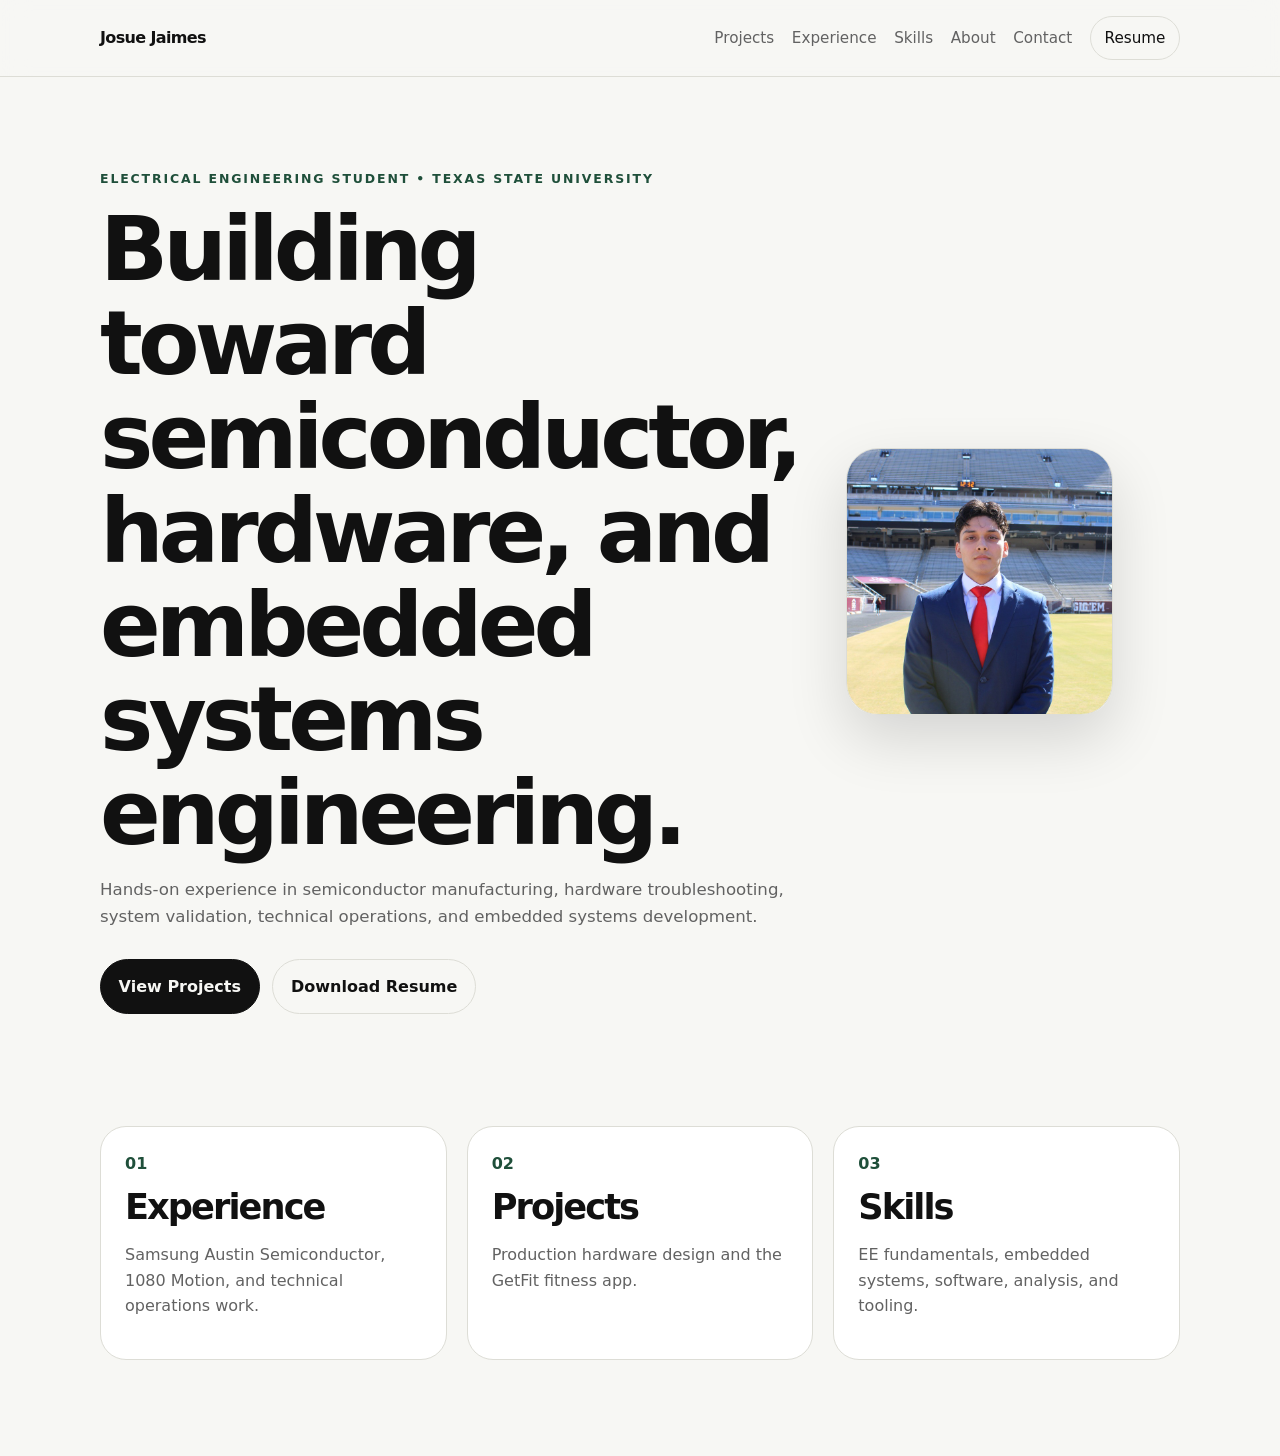
<file: index.html>
<!DOCTYPE html>
<html lang="en">
<head>
  <meta charset="UTF-8" />
  <meta name="viewport" content="width=device-width, initial-scale=1.0" />
  <title>Josue Jaimes | Portfolio</title>
  <link rel="stylesheet" href="styles.css" />
  <script defer src="script.js"></script>
</head>
<body>

<header class="header">
  <nav>
    <a class="logo" href="index.html">Josue Jaimes</a>
    <button class="menu-btn" aria-label="Toggle navigation">☰</button>
    <div class="links">
      <a href="projects.html">Projects</a>
      <a href="experience.html">Experience</a>
      <a href="skills.html">Skills</a>
      <a href="about.html">About</a>
      <a href="contact.html">Contact</a>
      <a class="resume-link" href="Josue_Jaimes_Resume.pdf" target="_blank">Resume</a>
    </div>
  </nav>
</header>

<main>

<section class="hero">
  <div class="hero-text reveal">
    <p class="tag">Electrical Engineering Student • Texas State University</p>
    <h1>Building toward semiconductor, hardware, and embedded systems engineering.</h1>
    <p>
      Hands-on experience in semiconductor manufacturing, hardware troubleshooting,
      system validation, technical operations, and embedded systems development.
    </p>
    <div class="actions">
      <a class="btn primary" href="projects.html">View Projects</a>
      <a class="btn secondary" href="Josue_Jaimes_Resume.pdf" target="_blank">Download Resume</a>
    </div>
  </div>
  <div class="hero-image reveal">
    <img src="linkedinPFP.jpeg" alt="Josue Jaimes headshot" />
  </div>
</section>

<section class="preview-grid reveal">
  <a class="preview-card" href="experience.html">
    <span>01</span>
    <h2>Experience</h2>
    <p>Samsung Austin Semiconductor, 1080 Motion, and technical operations work.</p>
  </a>
  <a class="preview-card" href="projects.html">
    <span>02</span>
    <h2>Projects</h2>
    <p>Production hardware design and the GetFit fitness app.</p>
  </a>
  <a class="preview-card" href="skills.html">
    <span>03</span>
    <h2>Skills</h2>
    <p>EE fundamentals, embedded systems, software, analysis, and tooling.</p>
  </a>
</section>

</main>
</body>
</html>
</file>
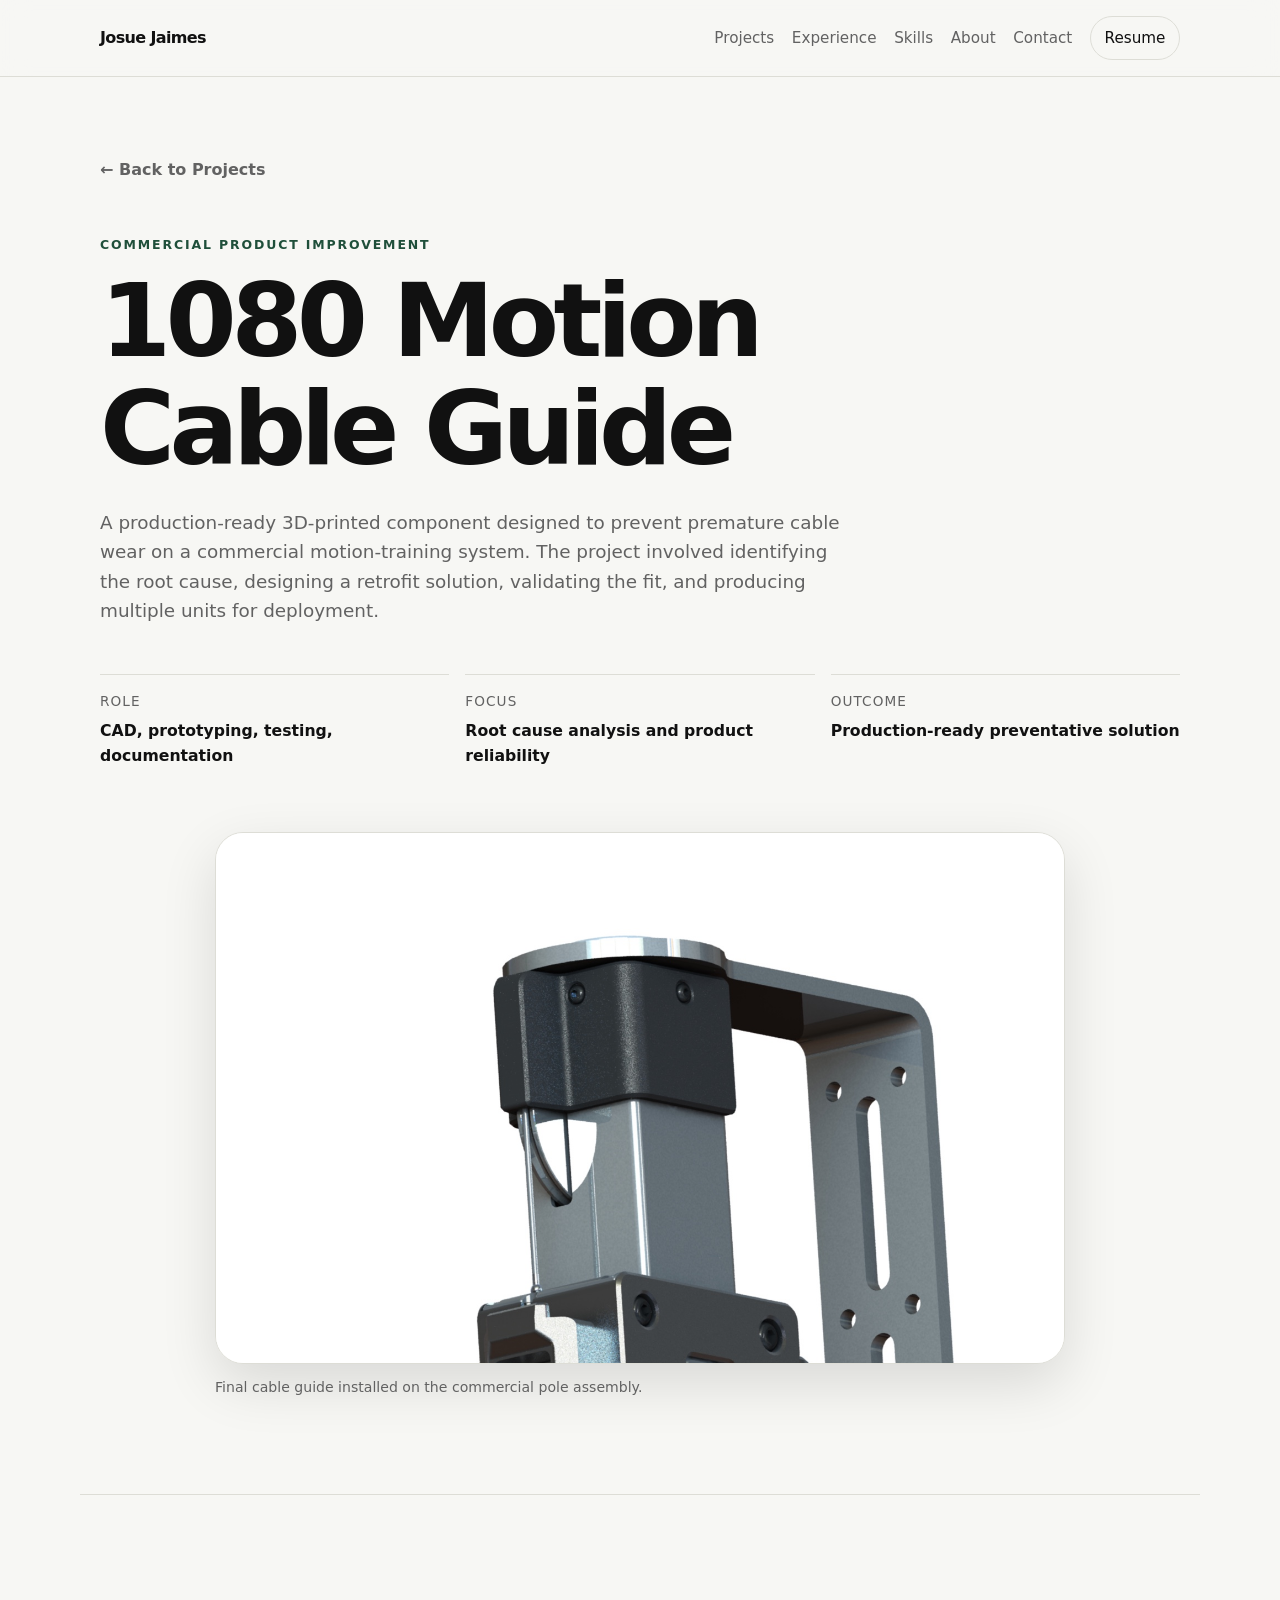
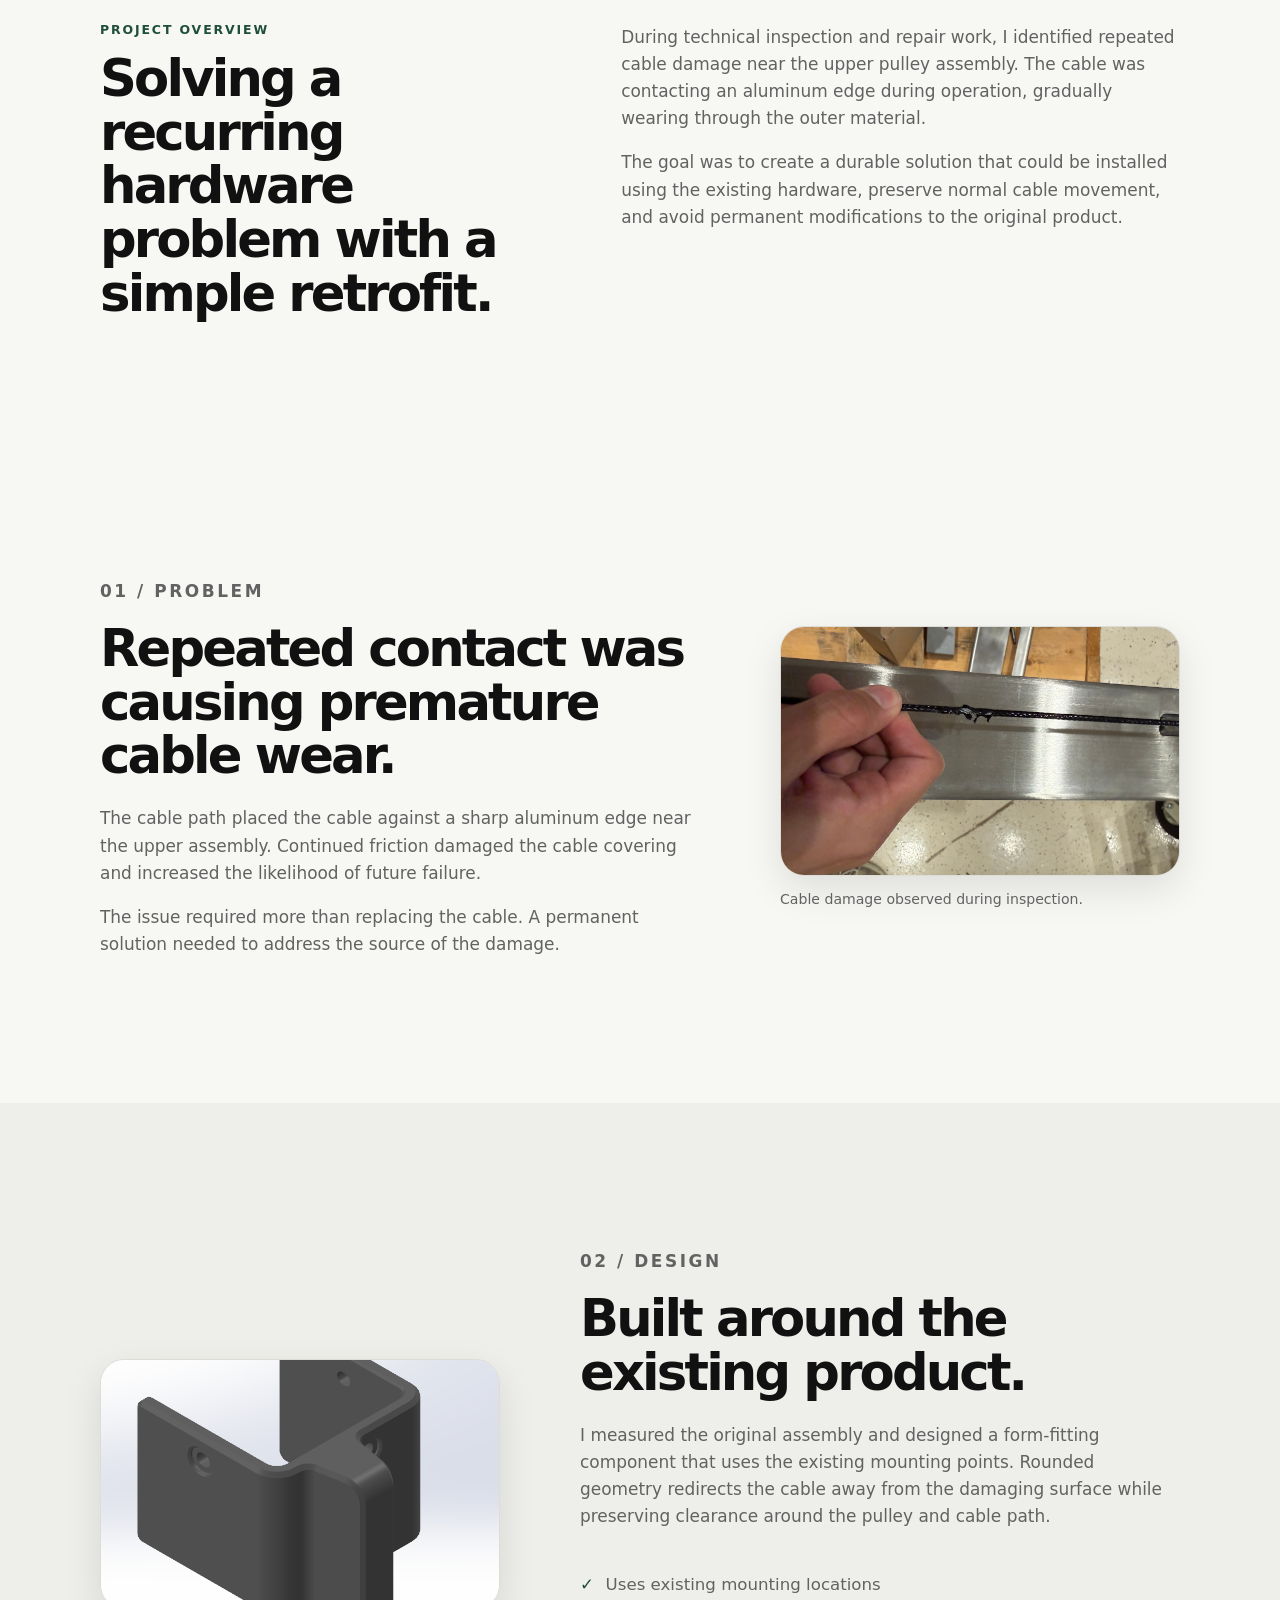
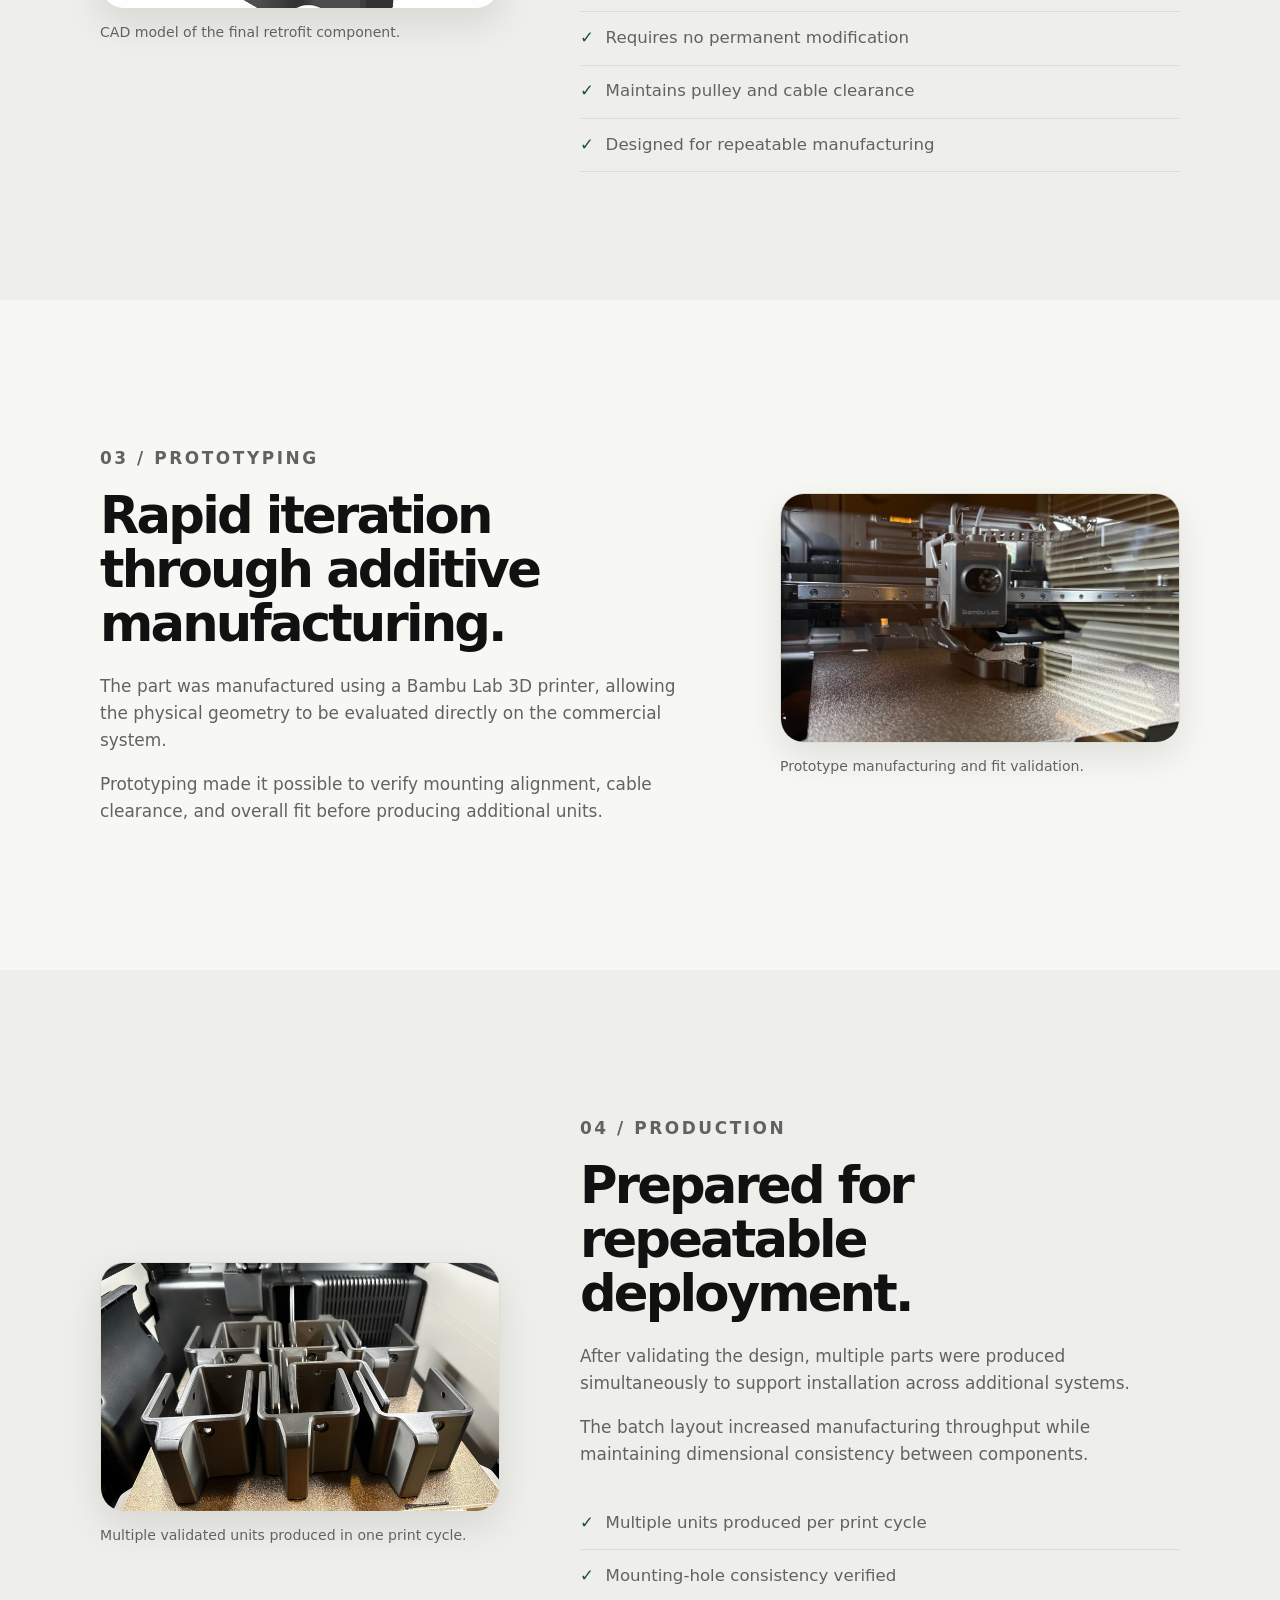
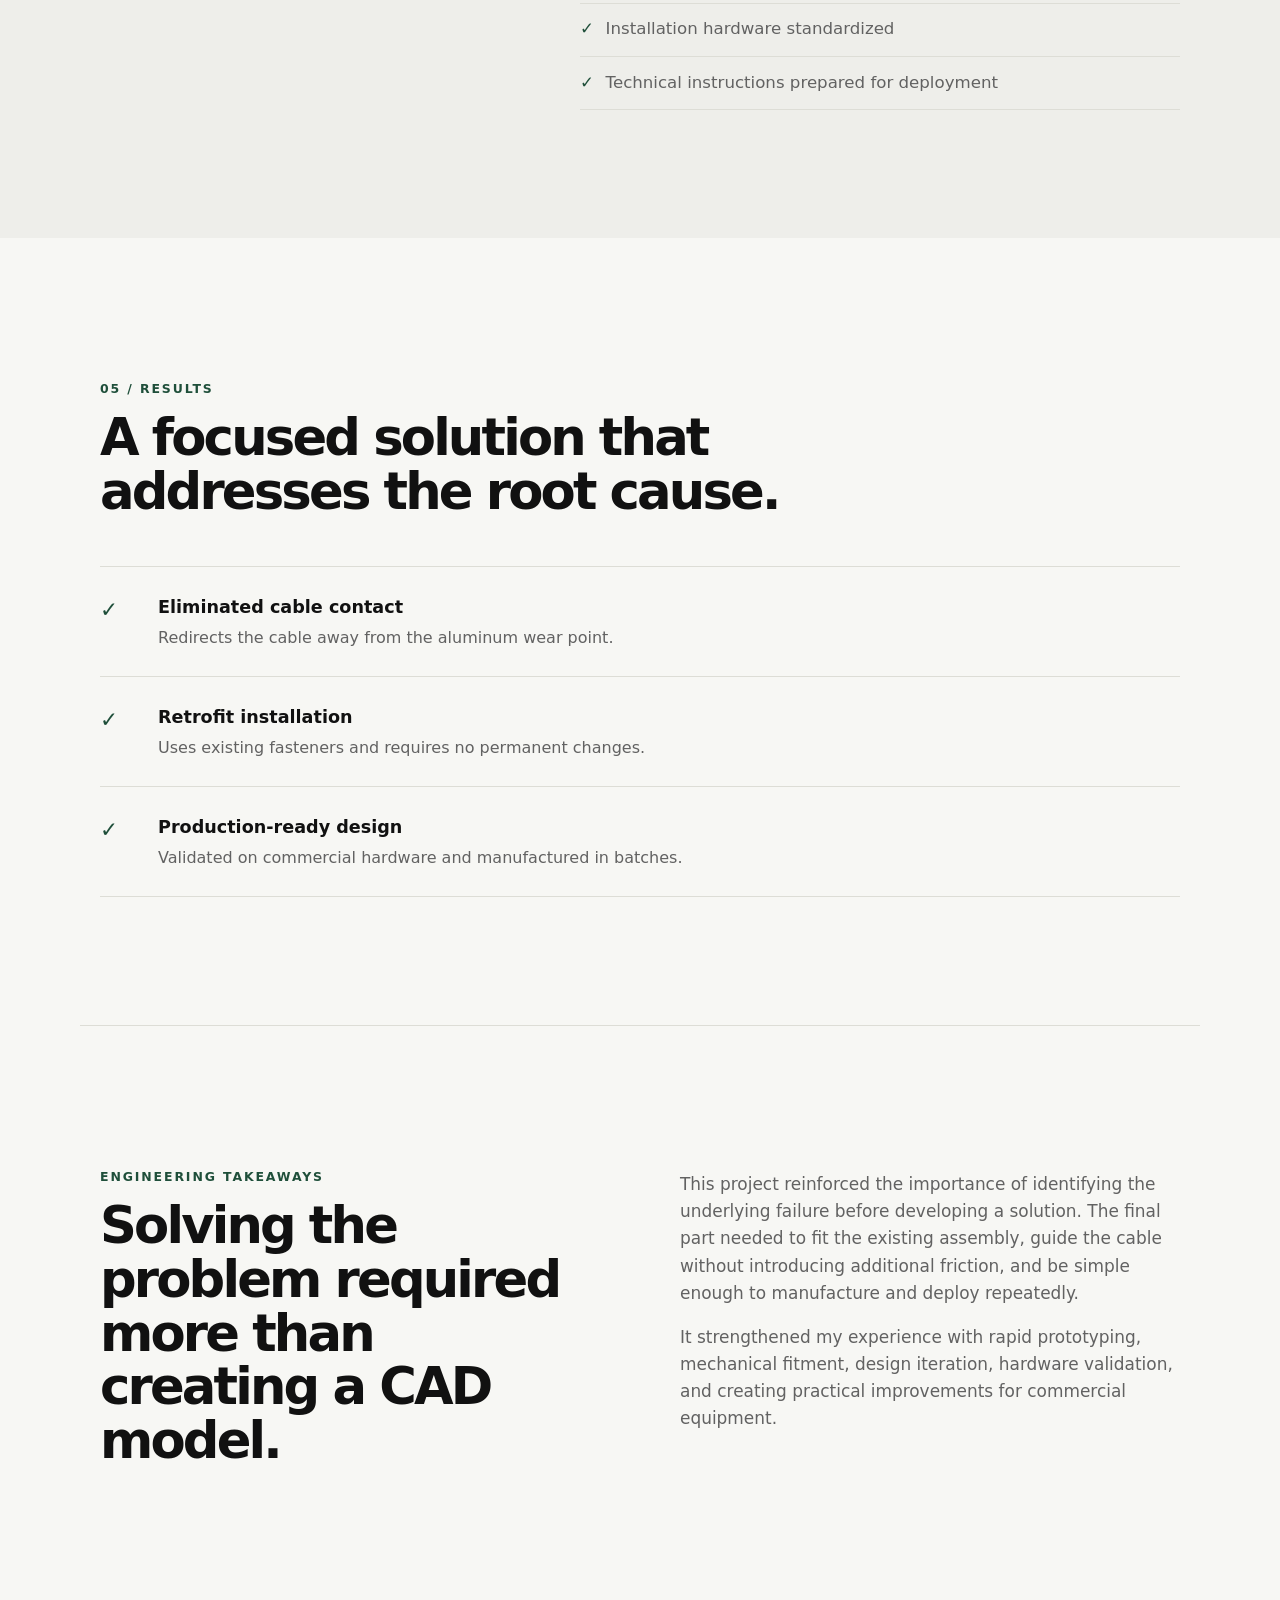
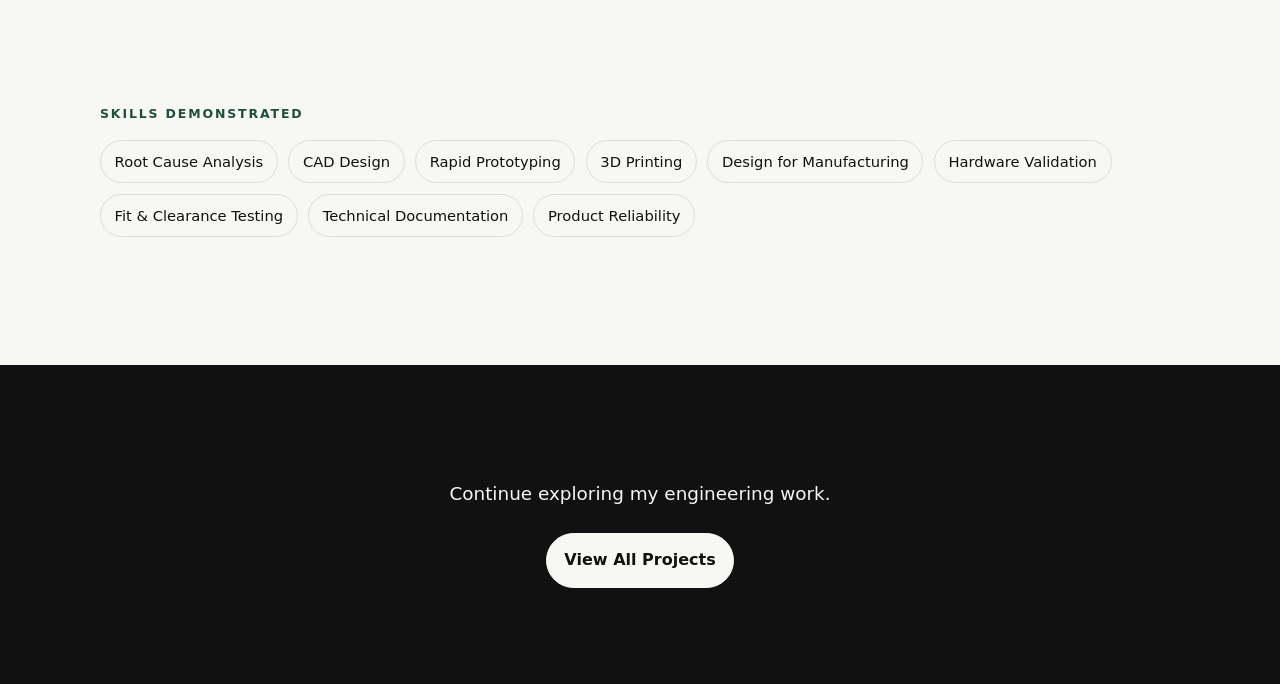
<file: 1080-motion-cable-guide.html>
<!DOCTYPE html>
<html lang="en">
<head>
  <meta charset="UTF-8" />
  <meta name="viewport" content="width=device-width, initial-scale=1.0" />

  <title>1080 Motion Cable Guide | Josue Jaimes</title>

  <link rel="stylesheet" href="styles.css" />
  <script defer src="script.js"></script>
</head>

<body>

<header class="header">
  <nav>
    <a class="logo" href="index.html">Josue Jaimes</a>

    <button class="menu-btn" aria-label="Toggle navigation">
      ☰
    </button>

    <div class="links">
      <a href="projects.html">Projects</a>
      <a href="experience.html">Experience</a>
      <a href="skills.html">Skills</a>
      <a href="about.html">About</a>
      <a href="contact.html">Contact</a>

      <a
        class="resume-link"
        href="Josue_Jaimes_Resume.pdf"
        target="_blank"
      >
        Resume
      </a>
    </div>
  </nav>
</header>

<main class="project-case-study">

  <!-- =========================
       PROJECT INTRODUCTION
  ========================== -->

  <section class="project-intro reveal">

    <a class="project-back-link" href="projects.html">
      ← Back to Projects
    </a>

    <p class="tag">
      Commercial Product Improvement
    </p>

    <h1>
      1080 Motion Cable Guide
    </h1>

    <p class="project-intro-text">
      A production-ready 3D-printed component designed to prevent
      premature cable wear on a commercial motion-training system.
      The project involved identifying the root cause, designing a
      retrofit solution, validating the fit, and producing multiple
      units for deployment.
    </p>

    <div class="project-metadata">

      <div>
        <span>Role</span>
        <strong>
          CAD, prototyping, testing, documentation
        </strong>
      </div>

      <div>
        <span>Focus</span>
        <strong>
          Root cause analysis and product reliability
        </strong>
      </div>

      <div>
        <span>Outcome</span>
        <strong>
          Production-ready preventative solution
        </strong>
      </div>

    </div>

    <figure class="project-hero-figure">
      <img
        src="mounted.jpeg"
        alt="1080 Motion cable guide installed on the pole assembly"
      />

      <figcaption>
        Final cable guide installed on the commercial pole assembly.
      </figcaption>
    </figure>

  </section>

  <!-- =========================
       PROJECT OVERVIEW
  ========================== -->

  <section class="case-overview reveal">

    <div>
      <p class="tag">
        Project Overview
      </p>

      <h2>
        Solving a recurring hardware problem with a simple retrofit.
      </h2>
    </div>

    <div class="case-overview-text">
      <p>
        During technical inspection and repair work, I identified
        repeated cable damage near the upper pulley assembly. The
        cable was contacting an aluminum edge during operation,
        gradually wearing through the outer material.
      </p>

      <p>
        The goal was to create a durable solution that could be
        installed using the existing hardware, preserve normal cable
        movement, and avoid permanent modifications to the original
        product.
      </p>
    </div>

  </section>

  <!-- =========================
       PROBLEM
  ========================== -->

  <section class="case-study-row reveal">

    <div class="case-study-copy">

      <p class="tag">
        01 / Problem
      </p>

      <h2>
        Repeated contact was causing premature cable wear.
      </h2>

      <p>
        The cable path placed the cable against a sharp aluminum edge
        near the upper assembly. Continued friction damaged the cable
        covering and increased the likelihood of future failure.
      </p>

      <p>
        The issue required more than replacing the cable. A permanent
        solution needed to address the source of the damage.
      </p>

    </div>

    <figure class="case-study-figure">

      <img
        src="issue.jpeg"
        alt="Damaged cable showing abrasion"
      />

      <figcaption>
        Cable damage observed during inspection.
      </figcaption>

    </figure>

  </section>

  <!-- =========================
       DESIGN
  ========================== -->

  <section class="case-study-band">

    <div class="case-study-row reverse reveal">

      <figure class="case-study-figure">

        <img
          src="rendering.png"
          alt="CAD rendering of the 1080 Motion cable guide"
        />

        <figcaption>
          CAD model of the final retrofit component.
        </figcaption>

      </figure>

      <div class="case-study-copy">

        <p class="tag">
          02 / Design
        </p>

        <h2>
          Built around the existing product.
        </h2>

        <p>
          I measured the original assembly and designed a form-fitting
          component that uses the existing mounting points. Rounded
          geometry redirects the cable away from the damaging surface
          while preserving clearance around the pulley and cable path.
        </p>

        <ul class="clean-list">
          <li>Uses existing mounting locations</li>
          <li>Requires no permanent modification</li>
          <li>Maintains pulley and cable clearance</li>
          <li>Designed for repeatable manufacturing</li>
        </ul>

      </div>

    </div>

  </section>

  <!-- =========================
       PROTOTYPING
  ========================== -->

  <section class="case-study-row reveal">

    <div class="case-study-copy">

      <p class="tag">
        03 / Prototyping
      </p>

      <h2>
        Rapid iteration through additive manufacturing.
      </h2>

      <p>
        The part was manufactured using a Bambu Lab 3D printer,
        allowing the physical geometry to be evaluated directly on
        the commercial system.
      </p>

      <p>
        Prototyping made it possible to verify mounting alignment,
        cable clearance, and overall fit before producing additional
        units.
      </p>

    </div>

    <figure class="case-study-figure">

      <img
        src="prototype.jpeg"
        alt="Cable guide prototype being 3D printed"
      />

      <figcaption>
        Prototype manufacturing and fit validation.
      </figcaption>

    </figure>

  </section>

  <!-- =========================
       PRODUCTION
  ========================== -->

  <section class="case-study-band">

    <div class="case-study-row reverse reveal">

      <figure class="case-study-figure">

        <img
          src="production.jpeg"
          alt="Multiple 1080 Motion cable guides produced together"
        />

        <figcaption>
          Multiple validated units produced in one print cycle.
        </figcaption>

      </figure>

      <div class="case-study-copy">

        <p class="tag">
          04 / Production
        </p>

        <h2>
          Prepared for repeatable deployment.
        </h2>

        <p>
          After validating the design, multiple parts were produced
          simultaneously to support installation across additional
          systems.
        </p>

        <p>
          The batch layout increased manufacturing throughput while
          maintaining dimensional consistency between components.
        </p>

        <ul class="clean-list">
          <li>Multiple units produced per print cycle</li>
          <li>Mounting-hole consistency verified</li>
          <li>Installation hardware standardized</li>
          <li>Technical instructions prepared for deployment</li>
        </ul>

      </div>

    </div>

  </section>

  <!-- =========================
       RESULTS
  ========================== -->

  <section class="case-results reveal">

    <p class="tag">
      05 / Results
    </p>

    <h2>
      A focused solution that addresses the root cause.
    </h2>

    <div class="case-results-list">

      <div class="case-result-item">
        <span class="result-check">✓</span>

        <div>
          <strong>
            Eliminated cable contact
          </strong>

          <p>
            Redirects the cable away from the aluminum wear point.
          </p>
        </div>
      </div>

      <div class="case-result-item">
        <span class="result-check">✓</span>

        <div>
          <strong>
            Retrofit installation
          </strong>

          <p>
            Uses existing fasteners and requires no permanent changes.
          </p>
        </div>
      </div>

      <div class="case-result-item">
        <span class="result-check">✓</span>

        <div>
          <strong>
            Production-ready design
          </strong>

          <p>
            Validated on commercial hardware and manufactured in batches.
          </p>
        </div>
      </div>

    </div>

  </section>

  <!-- =========================
       ENGINEERING TAKEAWAYS
  ========================== -->

  <section class="case-takeaways reveal">

    <div>

      <p class="tag">
        Engineering Takeaways
      </p>

      <h2>
        Solving the problem required more than creating a CAD model.
      </h2>

    </div>

    <div class="case-takeaways-text">

      <p>
        This project reinforced the importance of identifying the
        underlying failure before developing a solution. The final
        part needed to fit the existing assembly, guide the cable
        without introducing additional friction, and be simple enough
        to manufacture and deploy repeatedly.
      </p>

      <p>
        It strengthened my experience with rapid prototyping,
        mechanical fitment, design iteration, hardware validation,
        and creating practical improvements for commercial equipment.
      </p>

    </div>

  </section>

  <!-- =========================
       SKILLS
  ========================== -->

  <section class="case-skills reveal">

    <p class="tag">
      Skills Demonstrated
    </p>

    <div class="tags large-tags">
      <span>Root Cause Analysis</span>
      <span>CAD Design</span>
      <span>Rapid Prototyping</span>
      <span>3D Printing</span>
      <span>Design for Manufacturing</span>
      <span>Hardware Validation</span>
      <span>Fit & Clearance Testing</span>
      <span>Technical Documentation</span>
      <span>Product Reliability</span>
    </div>

  </section>

  <!-- =========================
       NEXT PROJECT
  ========================== -->

  <section class="case-footer reveal">

    <p>
      Continue exploring my engineering work.
    </p>

    <a class="btn primary" href="projects.html">
      View All Projects
    </a>

  </section>

</main>

</body>
</html>
</file>
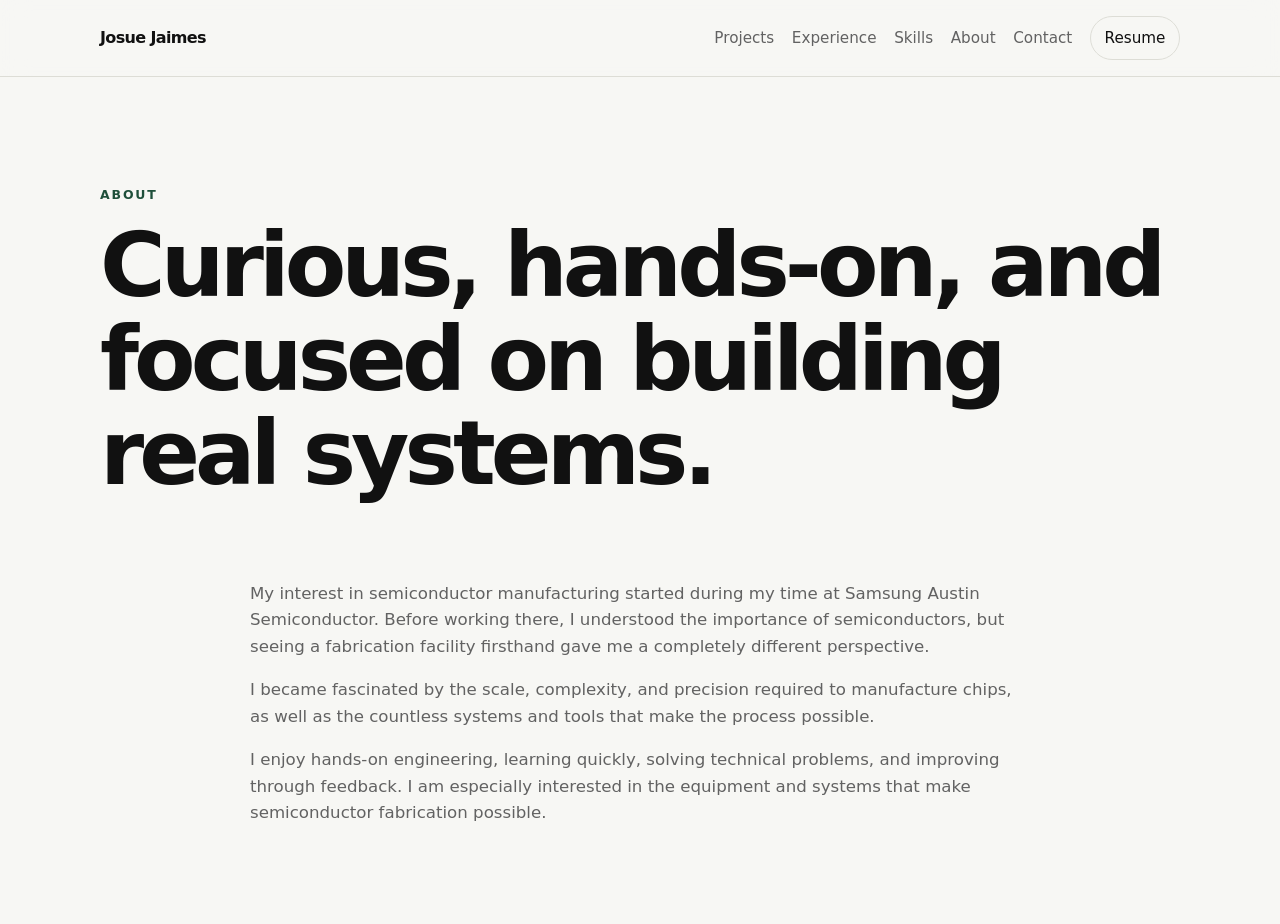
<file: about.html>
<!DOCTYPE html>
<html lang="en">
<head>
  <meta charset="UTF-8" />
  <meta name="viewport" content="width=device-width, initial-scale=1.0" />
  <title>About | Josue Jaimes</title>
  <link rel="stylesheet" href="styles.css" />
  <script defer src="script.js"></script>
</head>
<body>

<header class="header">
  <nav>
    <a class="logo" href="index.html">Josue Jaimes</a>
    <button class="menu-btn" aria-label="Toggle navigation">☰</button>
    <div class="links">
      <a href="projects.html">Projects</a>
      <a href="experience.html">Experience</a>
      <a href="skills.html">Skills</a>
      <a href="about.html">About</a>
      <a href="contact.html">Contact</a>
      <a class="resume-link" href="Josue_Jaimes_Resume.pdf" target="_blank">Resume</a>
    </div>
  </nav>
</header>

<main>

<section class="page-hero reveal">
  <p class="tag">About</p>
  <h1>Curious, hands-on, and focused on building real systems.</h1>
</section>

<section class="content narrow reveal">
  <p>
    My interest in semiconductor manufacturing started during my time at Samsung Austin Semiconductor.
    Before working there, I understood the importance of semiconductors, but seeing a fabrication facility
    firsthand gave me a completely different perspective.
  </p>
  <p>
    I became fascinated by the scale, complexity, and precision required to manufacture chips, as well as
    the countless systems and tools that make the process possible.
  </p>
  <p>
    I enjoy hands-on engineering, learning quickly, solving technical problems, and improving through feedback.
    I am especially interested in the equipment and systems that make semiconductor fabrication possible.
  </p>
</section>

</main>
</body>
</html>
</file>
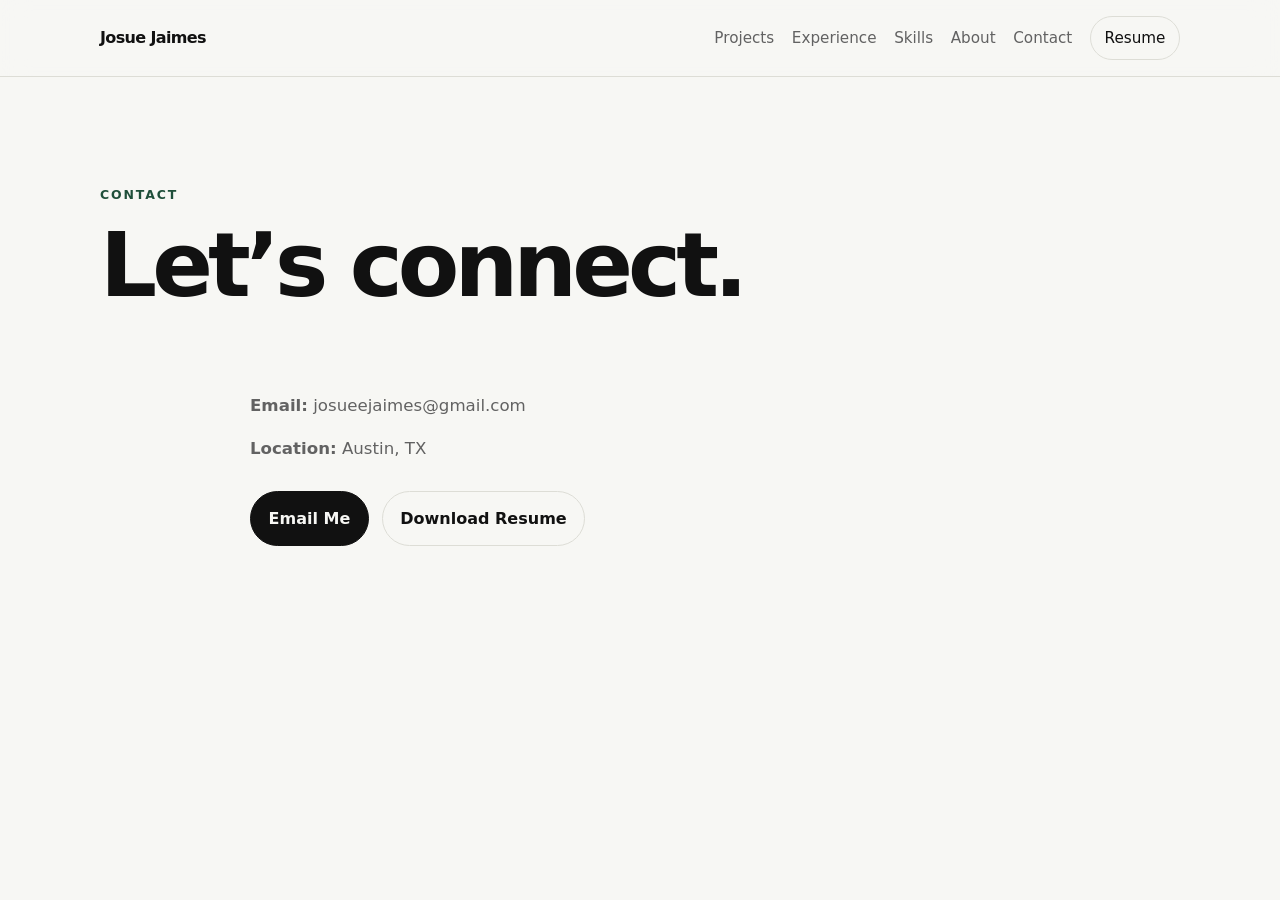
<file: contact.html>
<!DOCTYPE html>
<html lang="en">
<head>
  <meta charset="UTF-8" />
  <meta name="viewport" content="width=device-width, initial-scale=1.0" />
  <title>Contact | Josue Jaimes</title>
  <link rel="stylesheet" href="styles.css" />
  <script defer src="script.js"></script>
</head>
<body>

<header class="header">
  <nav>
    <a class="logo" href="index.html">Josue Jaimes</a>
    <button class="menu-btn" aria-label="Toggle navigation">☰</button>
    <div class="links">
      <a href="projects.html">Projects</a>
      <a href="experience.html">Experience</a>
      <a href="skills.html">Skills</a>
      <a href="about.html">About</a>
      <a href="contact.html">Contact</a>
      <a class="resume-link" href="Josue_Jaimes_Resume.pdf" target="_blank">Resume</a>
    </div>
  </nav>
</header>

<main>

<section class="page-hero reveal">
  <p class="tag">Contact</p>
  <h1>Let’s connect.</h1>
</section>

<section class="content narrow contact-card reveal">
  <p><strong>Email:</strong> <a href="mailto:josueejaimes@gmail.com">josueejaimes@gmail.com</a></p>
  <p><strong>Location:</strong> Austin, TX</p>
  <div class="actions">
    <a class="btn primary" href="mailto:josueejaimes@gmail.com">Email Me</a>
    <a class="btn secondary" href="Josue_Jaimes_Resume.pdf" target="_blank">Download Resume</a>
  </div>
</section>

</main>
</body>
</html>
</file>
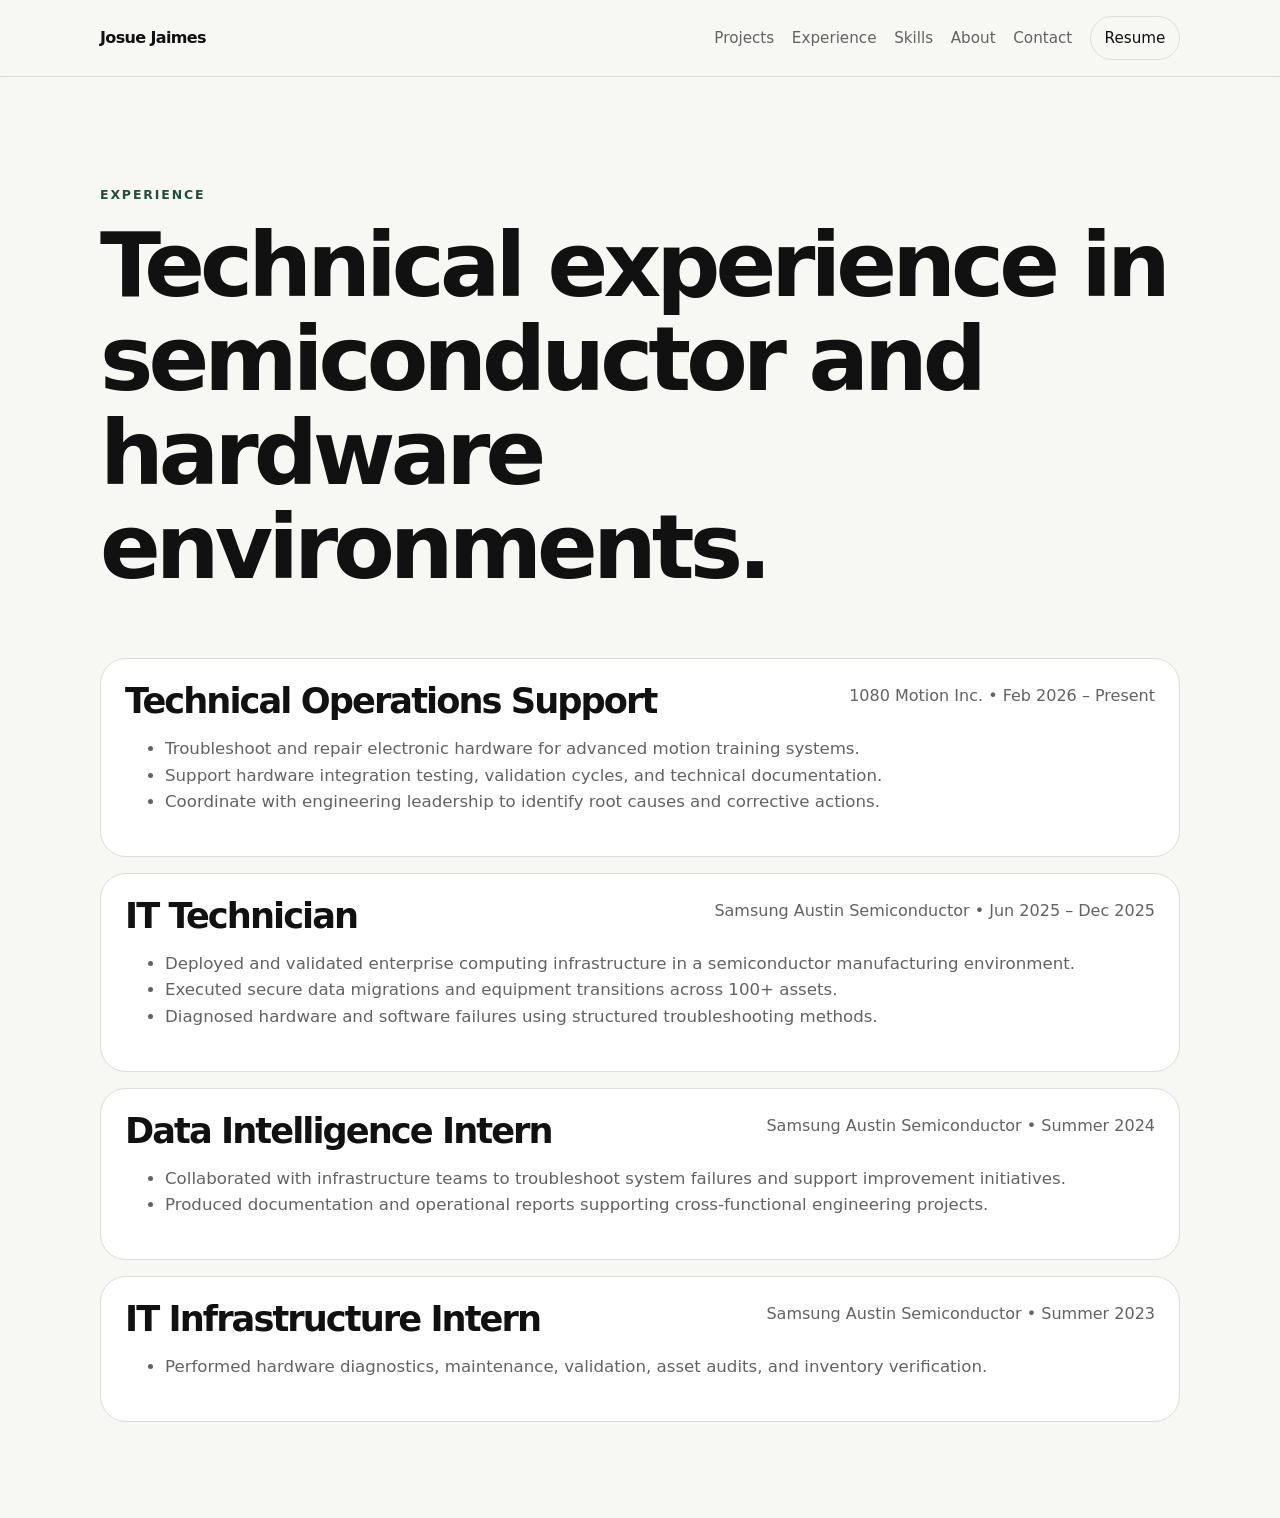
<file: experience.html>
<!DOCTYPE html>
<html lang="en">
<head>
  <meta charset="UTF-8" />
  <meta name="viewport" content="width=device-width, initial-scale=1.0" />
  <title>Experience | Josue Jaimes</title>
  <link rel="stylesheet" href="styles.css" />
  <script defer src="script.js"></script>
</head>
<body>

<header class="header">
  <nav>
    <a class="logo" href="index.html">Josue Jaimes</a>
    <button class="menu-btn" aria-label="Toggle navigation">☰</button>
    <div class="links">
      <a href="projects.html">Projects</a>
      <a href="experience.html">Experience</a>
      <a href="skills.html">Skills</a>
      <a href="about.html">About</a>
      <a href="contact.html">Contact</a>
      <a class="resume-link" href="Josue_Jaimes_Resume.pdf" target="_blank">Resume</a>
    </div>
  </nav>
</header>

<main>

<section class="page-hero reveal">
  <p class="tag">Experience</p>
  <h1>Technical experience in semiconductor and hardware environments.</h1>
</section>

<section class="timeline">
  <article class="card reveal">
    <div class="card-top">
      <h2>Technical Operations Support</h2>
      <span>1080 Motion Inc. • Feb 2026 – Present</span>
    </div>
    <ul>
      <li>Troubleshoot and repair electronic hardware for advanced motion training systems.</li>
      <li>Support hardware integration testing, validation cycles, and technical documentation.</li>
      <li>Coordinate with engineering leadership to identify root causes and corrective actions.</li>
    </ul>
  </article>

  <article class="card reveal">
    <div class="card-top">
      <h2>IT Technician</h2>
      <span>Samsung Austin Semiconductor • Jun 2025 – Dec 2025</span>
    </div>
    <ul>
      <li>Deployed and validated enterprise computing infrastructure in a semiconductor manufacturing environment.</li>
      <li>Executed secure data migrations and equipment transitions across 100+ assets.</li>
      <li>Diagnosed hardware and software failures using structured troubleshooting methods.</li>
    </ul>
  </article>

  <article class="card reveal">
    <div class="card-top">
      <h2>Data Intelligence Intern</h2>
      <span>Samsung Austin Semiconductor • Summer 2024</span>
    </div>
    <ul>
      <li>Collaborated with infrastructure teams to troubleshoot system failures and support improvement initiatives.</li>
      <li>Produced documentation and operational reports supporting cross-functional engineering projects.</li>
    </ul>
  </article>

  <article class="card reveal">
    <div class="card-top">
      <h2>IT Infrastructure Intern</h2>
      <span>Samsung Austin Semiconductor • Summer 2023</span>
    </div>
    <ul>
      <li>Performed hardware diagnostics, maintenance, validation, asset audits, and inventory verification.</li>
    </ul>
  </article>
</section>

</main>
</body>
</html>
</file>
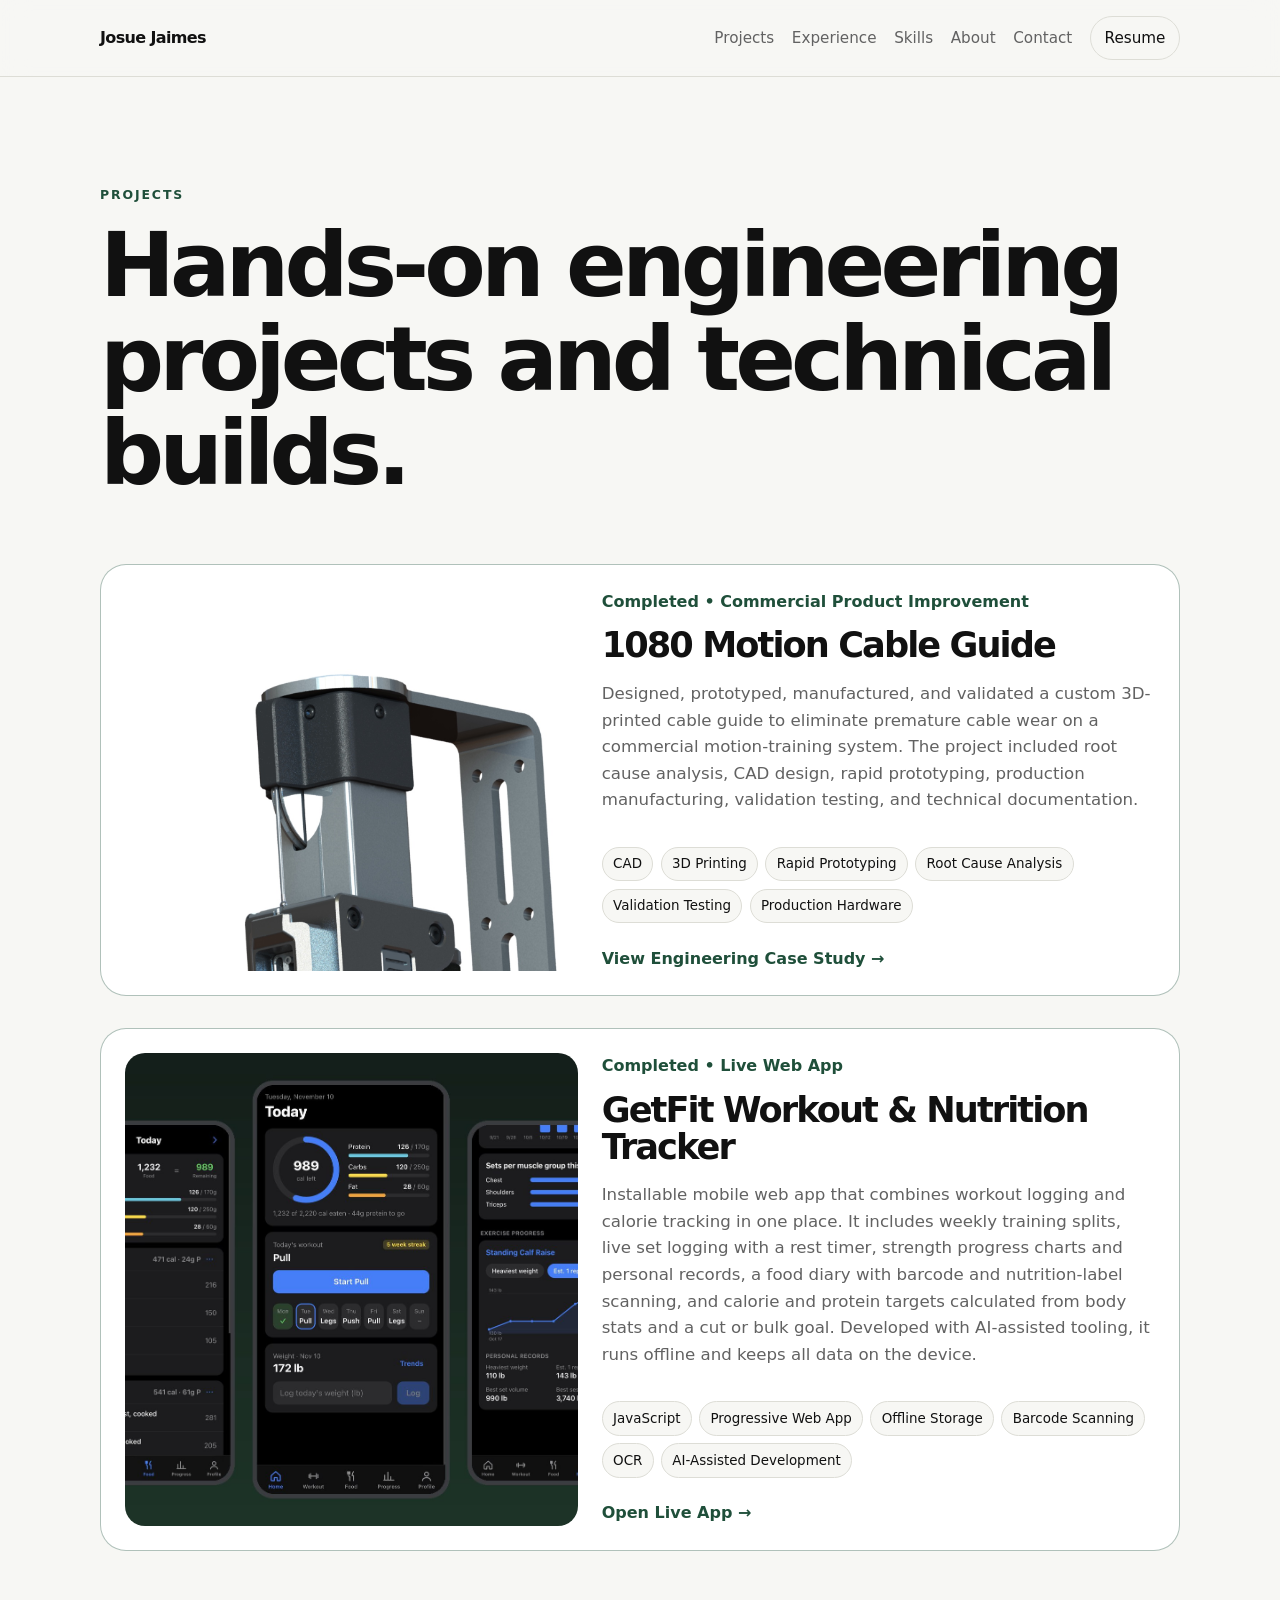
<file: projects.html>
<!DOCTYPE html>
<html lang="en">
<head>
  <meta charset="UTF-8" />
  <meta name="viewport" content="width=device-width, initial-scale=1.0" />
  <title>Projects | Josue Jaimes</title>
  <link rel="stylesheet" href="styles.css" />
  <script defer src="script.js"></script>
</head>
<body>

<header class="header">
  <nav>
    <a class="logo" href="index.html">Josue Jaimes</a>
    <button class="menu-btn" aria-label="Toggle navigation">☰</button>
    <div class="links">
      <a href="projects.html">Projects</a>
      <a href="experience.html">Experience</a>
      <a href="skills.html">Skills</a>
      <a href="about.html">About</a>
      <a href="contact.html">Contact</a>
      <a class="resume-link" href="Josue_Jaimes_Resume.pdf" target="_blank">Resume</a>
    </div>
  </nav>
</header>

<main>

  <section class="page-hero reveal">
    <p class="tag">Projects</p>
    <h1>Hands-on engineering projects and technical builds.</h1>
  </section>

  <section class="project-list">

    <!-- ======================================================
         1080 Motion Cable Guide
    ======================================================= -->

    <a class="card reveal featured-project project-link-card" href="1080-motion-cable-guide.html">

      <div class="project-card-media">
        <img src="mounted.jpeg" alt="1080 Motion Cable Guide">
      </div>

      <div class="project-card-content">

        <div class="status">
          Completed • Commercial Product Improvement
        </div>

        <h2>1080 Motion Cable Guide</h2>

        <p>
          Designed, prototyped, manufactured, and validated a custom 3D-printed cable guide
          to eliminate premature cable wear on a commercial motion-training system.
          The project included root cause analysis, CAD design, rapid prototyping,
          production manufacturing, validation testing, and technical documentation.
        </p>

        <div class="tags">
          <span>CAD</span>
          <span>3D Printing</span>
          <span>Rapid Prototyping</span>
          <span>Root Cause Analysis</span>
          <span>Validation Testing</span>
          <span>Production Hardware</span>
        </div>

        <span class="project-cta">
          View Engineering Case Study →
        </span>

      </div>

    </a>

    <!-- ======================================================
         GetFit App
    ======================================================= -->

    <a class="card reveal featured-project project-link-card" href="https://josuejaimes.com/getfit/" target="_blank" rel="noopener">

      <div class="project-card-media">
        <img src="getfit.jpeg" alt="GetFit app screens: food diary, daily dashboard, and exercise progress chart">
      </div>

      <div class="project-card-content">

        <div class="status">
          Completed • Live Web App
        </div>

        <h2>GetFit Workout &amp; Nutrition Tracker</h2>

        <p>
          Installable mobile web app that combines workout logging and calorie tracking
          in one place. It includes weekly training splits, live set logging with a rest
          timer, strength progress charts and personal records, a food diary with barcode
          and nutrition-label scanning, and calorie and protein targets calculated from
          body stats and a cut or bulk goal. Developed with AI-assisted tooling, it runs
          offline and keeps all data on the device.
        </p>

        <div class="tags">
          <span>JavaScript</span>
          <span>Progressive Web App</span>
          <span>Offline Storage</span>
          <span>Barcode Scanning</span>
          <span>OCR</span>
          <span>AI-Assisted Development</span>
        </div>

        <span class="project-cta">
          Open Live App →
        </span>

      </div>

    </a>

    <!-- ======================================================
         ESP32 Monitoring System
    ======================================================= -->

    <article class="card reveal" hidden>

      <div class="status">
        In Development
      </div>

      <h2>ESP32 Embedded Monitoring System</h2>

      <p>
        Embedded condition monitoring system designed to collect acceleration,
        environmental data, and vibration events while logging system health
        information to onboard storage. The system is being developed as a
        modular embedded platform capable of future expansion through custom
        PCB design, wireless communication, and additional sensing modules.
      </p>

      <div class="tags">
        <span>ESP32</span>
        <span>Embedded Systems</span>
        <span>Sensor Integration</span>
        <span>Data Acquisition</span>
        <span>Embedded C</span>
      </div>

    </article>

    <!-- ======================================================
         Future PCB
    ======================================================= -->

    <article class="card reveal" hidden>

      <div class="status">
        Planned
      </div>

      <h2>Custom PCB Sensor Board</h2>

      <p>
        Planned KiCad-based PCB version of the embedded monitoring system,
        incorporating schematic capture, PCB layout, component selection,
        assembly, and hardware validation to transition from breadboard
        prototyping to a production-style embedded platform.
      </p>

      <div class="tags">
        <span>KiCad</span>
        <span>PCB Design</span>
        <span>Hardware Validation</span>
        <span>Schematic Capture</span>
      </div>

    </article>

  </section>

</main>

</body>
</html>
</file>
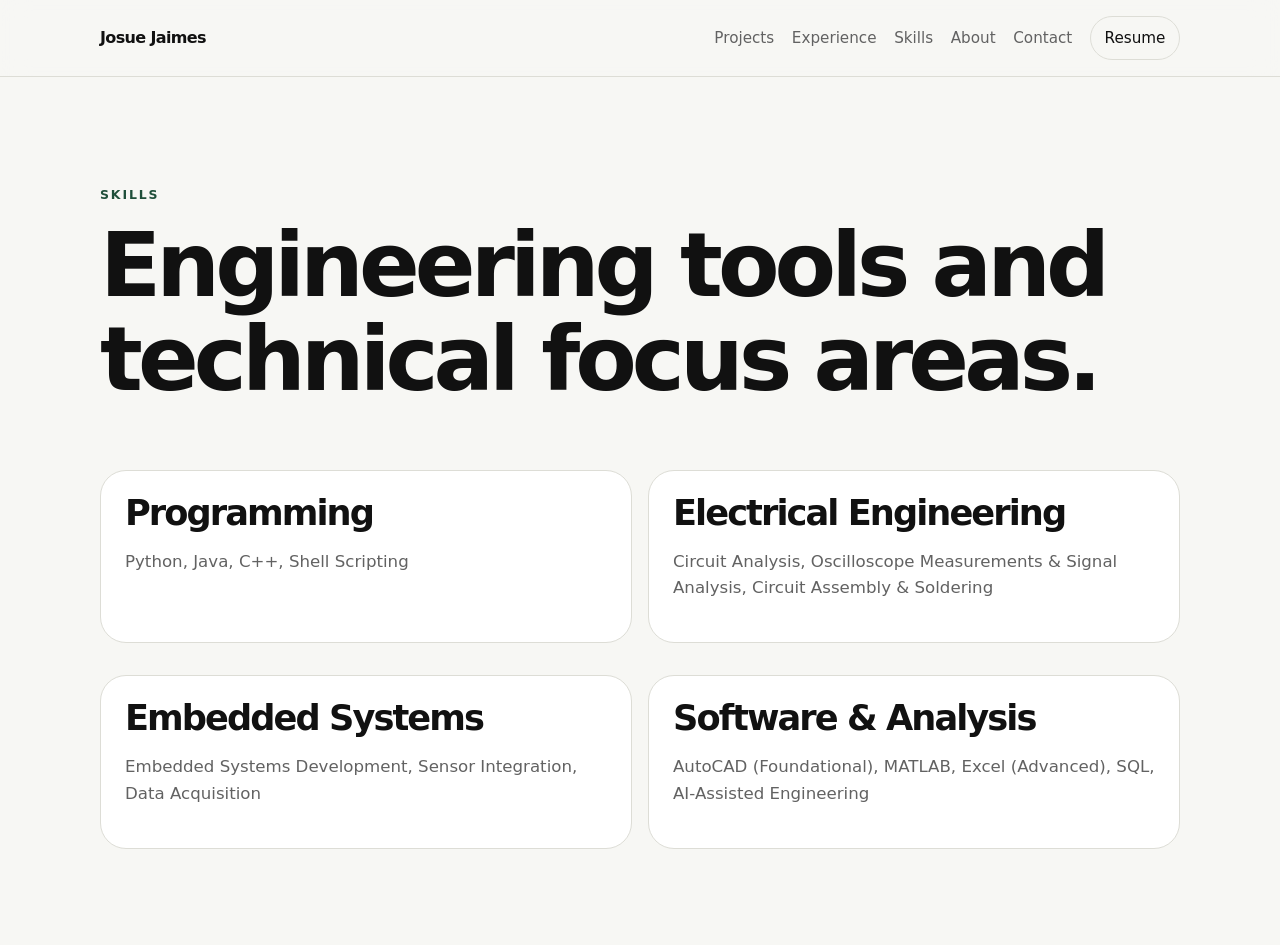
<file: skills.html>
<!DOCTYPE html>
<html lang="en">
<head>
  <meta charset="UTF-8" />
  <meta name="viewport" content="width=device-width, initial-scale=1.0" />
  <title>Skills | Josue Jaimes</title>
  <link rel="stylesheet" href="styles.css" />
  <script defer src="script.js"></script>
</head>
<body>

<header class="header">
  <nav>
    <a class="logo" href="index.html">Josue Jaimes</a>
    <button class="menu-btn" aria-label="Toggle navigation">☰</button>
    <div class="links">
      <a href="projects.html">Projects</a>
      <a href="experience.html">Experience</a>
      <a href="skills.html">Skills</a>
      <a href="about.html">About</a>
      <a href="contact.html">Contact</a>
      <a class="resume-link" href="Josue_Jaimes_Resume.pdf" target="_blank">Resume</a>
    </div>
  </nav>
</header>

<main>

<section class="page-hero reveal">
  <p class="tag">Skills</p>
  <h1>Engineering tools and technical focus areas.</h1>
</section>

<section class="skills-grid reveal">
  <div class="card">
    <h2>Programming</h2>
    <p>Python, Java, C++, Shell Scripting</p>
  </div>
  <div class="card">
    <h2>Electrical Engineering</h2>
    <p>Circuit Analysis, Oscilloscope Measurements & Signal Analysis, Circuit Assembly & Soldering</p>
  </div>
  <div class="card">
    <h2>Embedded Systems</h2>
    <p>Embedded Systems Development, Sensor Integration, Data Acquisition</p>
  </div>
  <div class="card">
    <h2>Software & Analysis</h2>
    <p>AutoCAD (Foundational), MATLAB, Excel (Advanced), SQL, AI-Assisted Engineering</p>
  </div>
</section>

</main>
</body>
</html>
</file>
<file: styles.css>
:root {
  --bg: #f7f7f4;
  --surface: #ffffff;
  --text: #111111;
  --muted: #626262;
  --border: #ddddd6;
  --accent: #1f4f3a;
}

* {
  box-sizing: border-box;
}

body {
  margin: 0;
  font-family: Inter, ui-sans-serif, system-ui, -apple-system,
    BlinkMacSystemFont, "Segoe UI", sans-serif;
  background: var(--bg);
  color: var(--text);
  line-height: 1.6;
}

a {
  color: inherit;
  text-decoration: none;
}

/* =========================
   Navigation
========================= */

.header {
  position: sticky;
  top: 0;
  z-index: 10;
  background: rgba(247, 247, 244, 0.9);
  backdrop-filter: blur(14px);
  border-bottom: 1px solid var(--border);
}

nav {
  max-width: 1120px;
  margin: auto;
  padding: 1rem 1.25rem;
  display: flex;
  justify-content: space-between;
  align-items: center;
}

.logo {
  font-weight: 800;
  letter-spacing: -0.04em;
}

.links {
  display: flex;
  align-items: center;
  gap: 1.1rem;
  color: var(--muted);
  font-size: 0.95rem;
}

.links a:hover {
  color: var(--text);
}

.resume-link {
  padding: 0.55rem 0.85rem;
  border: 1px solid var(--border);
  border-radius: 999px;
  color: var(--text) !important;
}

.menu-btn {
  display: none;
  border: none;
  background: none;
  font-size: 1.4rem;
}

/* =========================
   Hero Section
========================= */

.hero {
  max-width: 1120px;
  min-height: 82vh;
  margin: auto;
  padding: 5rem 1.25rem;
  display: grid;
  grid-template-columns: 1.35fr 0.8fr;
  gap: 3rem;
  align-items: center;
}

.hero-image img {
  width: 100%;
  max-width: 430px;
  border-radius: 32px;
  border: 1px solid var(--border);
  box-shadow: 0 24px 60px rgba(0, 0, 0, 0.14);
}

.tag {
  text-transform: uppercase;
  letter-spacing: 0.15em;
  font-size: 0.78rem;
  font-weight: 800;
  color: var(--accent);
}

h1,
h2 {
  margin: 0;
  line-height: 1.05;
  letter-spacing: -0.055em;
}

h1 {
  font-size: clamp(3rem, 7vw, 6.2rem);
}

h2 {
  font-size: clamp(1.45rem, 3vw, 2.2rem);
}

.hero p:not(.tag),
.content p,
.card p,
li {
  color: var(--muted);
  font-size: 1.04rem;
}

/* =========================
   Buttons
========================= */

.actions {
  display: flex;
  flex-wrap: wrap;
  gap: 0.8rem;
  margin-top: 1.8rem;
}

.btn {
  display: inline-block;
  padding: 0.85rem 1.1rem;
  border-radius: 999px;
  border: 1px solid var(--border);
  font-weight: 700;
  transition: transform 0.2s ease;
}

.btn:hover {
  transform: translateY(-2px);
}

.primary {
  background: var(--text);
  color: var(--bg);
  border-color: var(--text);
}

.secondary {
  background: transparent;
}

/* =========================
   Page Layout
========================= */

.page-hero {
  max-width: 1120px;
  margin: auto;
  padding: 6rem 1.25rem 2rem;
}

.content,
.project-list,
.timeline,
.skills-grid,
.preview-grid {
  max-width: 1120px;
  margin: auto;
  padding: 2rem 1.25rem 5rem;
}

.narrow {
  max-width: 820px;
}

.card {
  background: var(--surface);
  border: 1px solid var(--border);
  border-radius: 26px;
  padding: 1.5rem;
  margin-bottom: 1rem;
}

/* =========================
   Homepage Navigation Cards
   Premium Hover Effect
========================= */

.preview-grid {
  display: grid;
  grid-template-columns: repeat(3, 1fr);
  gap: 1.25rem;
  perspective: 1000px;
}

.preview-card {
  position: relative;
  overflow: hidden;
  background: var(--surface);
  border: 1px solid var(--border);
  border-radius: 26px;
  padding: 1.5rem;
  margin-bottom: 1rem;

  transition:
    transform 0.3s ease,
    background-color 0.3s ease,
    color 0.3s ease,
    border-color 0.3s ease,
    box-shadow 0.3s ease;
}

.preview-card::before {
  content: "";
  position: absolute;
  inset: 0;

  background: linear-gradient(
    135deg,
    rgba(255, 255, 255, 0.08),
    rgba(255, 255, 255, 0)
  );

  opacity: 0;
  transition: opacity 0.3s ease;
  pointer-events: none;
}

.preview-card span {
  display: inline-block;
  color: var(--accent);
  font-weight: 800;
  margin-bottom: 0.8rem;
  transition: color 0.3s ease;
}

.preview-card h2 {
  margin-top: 0;
  transition: color 0.3s ease;
}

.preview-card p {
  color: var(--muted);
  transition: color 0.3s ease;
}

.preview-card:hover {
  cursor: pointer;
  transform: translateY(-8px) scale(1.03);
  background: var(--text);
  color: var(--bg);
  border-color: var(--text);

  box-shadow:
    0 12px 30px rgba(0, 0, 0, 0.12),
    0 24px 60px rgba(0, 0, 0, 0.2);
}

.preview-card:hover::before {
  opacity: 1;
}

.preview-card:hover h2,
.preview-card:hover p,
.preview-card:hover span {
  color: var(--bg);
}

.preview-card:active {
  transform: translateY(-3px) scale(1.01);
}

/* =========================
   Skills / Project Layout
========================= */

.skills-grid {
  display: grid;
  grid-template-columns: repeat(2, 1fr);
  gap: 1rem;
}

.project-list {
  display: grid;
  gap: 1rem;
}

.featured-project {
  border-color: rgba(31, 79, 58, 0.35);
}

.project-details {
  display: grid;
  grid-template-columns: repeat(2, 1fr);
  gap: 1.25rem;
  margin-top: 1.25rem;
}

.project-details h3 {
  margin: 0 0 0.5rem;
  letter-spacing: -0.03em;
}

.card-top {
  display: flex;
  justify-content: space-between;
  gap: 1rem;
  margin-bottom: 1rem;
}

.card-top span {
  color: var(--muted);
}

.tags {
  display: flex;
  flex-wrap: wrap;
  gap: 0.45rem;
  margin-top: 1rem;
}

.tags span {
  background: var(--bg);
  border: 1px solid var(--border);
  border-radius: 999px;
  padding: 0.35rem 0.65rem;
  font-size: 0.84rem;
  transition:
    color 0.3s ease,
    background-color 0.3s ease,
    border-color 0.3s ease;
}

.status {
  display: inline-block;
  color: var(--accent);
  font-weight: 800;
  margin-bottom: 0.8rem;
  transition: color 0.3s ease;
}

/* =========================
   Featured Project Image Card
========================= */

.project-link-card {
  display: grid;
  grid-template-columns: 0.9fr 1.1fr;
  gap: 1.5rem;
  color: inherit;
}

.project-card-media {
  overflow: hidden;
  border-radius: 20px;
  min-height: 320px;
}

.project-card-media img {
  display: block;
  width: 100%;
  height: 100%;
  min-height: 320px;
  object-fit: cover;

  transition:
    transform 0.5s ease,
    filter 0.35s ease;
}

.project-card-content {
  display: flex;
  flex-direction: column;
  justify-content: center;
}

.project-cta {
  display: inline-block;
  margin-top: 1.4rem;
  color: var(--accent);
  font-weight: 800;
  transition: color 0.3s ease;
}

/* =========================
   Project Cards
   Premium Hover Effect
========================= */

.project-list .card {
  position: relative;
  overflow: hidden;

  transition:
    transform 0.35s ease,
    background-color 0.35s ease,
    color 0.35s ease,
    border-color 0.35s ease,
    box-shadow 0.35s ease;
}

.project-list .card::before {
  content: "";
  position: absolute;
  inset: 0;

  background: linear-gradient(
    135deg,
    rgba(255, 255, 255, 0.09),
    rgba(255, 255, 255, 0)
  );

  opacity: 0;
  pointer-events: none;
  transition: opacity 0.35s ease;
}

/* Ensures card content stays above the sheen layer */

.project-list .card > * {
  position: relative;
  z-index: 1;
}

.project-list .card:hover {
  cursor: pointer;
  transform: translateY(-8px) scale(1.02);
  background: var(--text);
  color: var(--bg);
  border-color: var(--text);

  box-shadow:
    0 14px 30px rgba(0, 0, 0, 0.14),
    0 28px 60px rgba(0, 0, 0, 0.22);
}

.project-list .card:hover::before {
  opacity: 1;
}

/* Invert project text colors */

.project-list .card:hover h2,
.project-list .card:hover h3,
.project-list .card:hover p,
.project-list .card:hover li,
.project-list .card:hover .status,
.project-list .card:hover .project-cta {
  color: var(--bg);
}

/* Invert project skill tags */

.project-list .card:hover .tags span {
  color: var(--bg);
  background: rgba(255, 255, 255, 0.08);
  border-color: rgba(255, 255, 255, 0.28);
}

/* Animate the featured project image */

.project-list .card:hover .project-card-media img {
  transform: scale(1.05);
  filter: brightness(0.82);
}

/* Click feedback */

.project-list .card:active {
  transform: translateY(-3px) scale(1.01);
}

/* Keyboard accessibility */

.project-list a.card:focus-visible,
.preview-card:focus-visible {
  outline: 3px solid var(--accent);
  outline-offset: 4px;
}

/* =========================
   Scroll Reveal Animation
========================= */

.reveal {
  opacity: 0;
  transform: translateY(18px);
  transition:
    opacity 0.7s ease,
    transform 0.7s ease;
}

.reveal.visible {
  opacity: 1;
  transform: translateY(0);
}

/* =========================
   Mobile
========================= */

@media (max-width: 820px) {
  .menu-btn {
    display: block;
  }

  .links {
    display: none;
    position: absolute;
    top: 64px;
    left: 1rem;
    right: 1rem;
    flex-direction: column;
    align-items: flex-start;
    background: var(--surface);
    padding: 1rem;
    border: 1px solid var(--border);
    border-radius: 20px;
  }

  .links.open {
    display: flex;
  }

  .hero {
    grid-template-columns: 1fr;
    padding-top: 3rem;
  }

  .preview-grid,
  .skills-grid,
  .project-details,
  .project-link-card {
    grid-template-columns: 1fr;
  }

  .project-card-media,
  .project-card-media img {
    min-height: 250px;
  }

  .card-top {
    flex-direction: column;
  }
}

/* Disable large hover movement on touchscreen devices */

@media (hover: none) {
  .preview-card:hover,
  .project-list .card:hover {
    transform: none;
  }

  .project-list .card:hover .project-card-media img {
    transform: none;
    filter: none;
  }
}
/* ==========================================
   1080 MOTION CASE STUDY
========================================== */

.project-case-study {
  overflow: hidden;
}

.project-intro {
  max-width: 1120px;
  margin: 0 auto;
  padding: 5rem 1.25rem 6rem;
}

.project-back-link {
  display: inline-block;
  margin-bottom: 2.5rem;
  color: var(--muted);
  font-weight: 700;
  transition:
    color 0.2s ease,
    transform 0.2s ease;
}

.project-back-link:hover {
  color: var(--text);
  transform: translateX(-3px);
}

.project-intro h1 {
  max-width: 900px;
  font-size: clamp(3.5rem, 8vw, 7rem);
}

.project-intro-text {
  max-width: 760px;
  margin: 1.6rem 0 2.5rem;
  color: var(--muted);
  font-size: 1.15rem;
}

.project-metadata {
  display: grid;
  grid-template-columns: repeat(3, 1fr);
  gap: 1rem;
  margin: 3rem 0;
}

.project-metadata div {
  padding-top: 1rem;
  border-top: 1px solid var(--border);
}

.project-metadata span,
.project-metadata strong {
  display: block;
}

.project-metadata span {
  margin-bottom: 0.35rem;
  color: var(--muted);
  font-size: 0.85rem;
  text-transform: uppercase;
  letter-spacing: 0.08em;
}

.project-metadata strong {
  font-size: 0.98rem;
}

.project-hero-figure {
  max-width: 850px;
  margin: 4rem auto 0;
}

.project-hero-figure img {
  display: block;
  width: 100%;
  aspect-ratio: 16 / 10;
  object-fit: cover;
  border: 1px solid var(--border);
  border-radius: 28px;
  box-shadow: 0 20px 55px rgba(0, 0, 0, 0.12);
}

.project-hero-figure figcaption,
.case-study-figure figcaption {
  margin-top: 0.75rem;
  color: var(--muted);
  font-size: 0.88rem;
}

.case-overview {
  max-width: 1120px;
  margin: 0 auto;
  padding: 7rem 1.25rem;
  display: grid;
  grid-template-columns: 0.9fr 1.1fr;
  gap: 4rem;
  align-items: start;
  border-top: 1px solid var(--border);
}

.case-overview h2,
.case-study-copy h2,
.case-results h2,
.case-takeaways h2 {
  font-size: clamp(2rem, 4vw, 3.8rem);
}

.case-overview-text p,
.case-study-copy p,
.case-takeaways-text p {
  color: var(--muted);
  font-size: 1.06rem;
}

.case-study-row {
  max-width: 1120px;
  margin: 0 auto;
  padding: 8rem 1.25rem;
  display: grid;
  grid-template-columns: 1.2fr 0.8fr;
  gap: 5rem;
  align-items: center;
}

.case-study-row.reverse {
  grid-template-columns: 0.8fr 1.2fr;
}

.case-study-band {
  background: #eeeeea;
}

.case-study-copy {
  max-width: 620px;
}

.case-study-copy h2 {
  margin-bottom: 1.4rem;
}

.case-study-figure {
  margin: 0;
  width: 100%;
}

.case-study-figure img {
  display: block;
  width: 100%;
  aspect-ratio: 16 / 10;
  object-fit: cover;
  border: 1px solid var(--border);
  border-radius: 24px;
  box-shadow: 0 14px 38px rgba(0, 0, 0, 0.1);

  transition:
    transform 0.35s ease,
    box-shadow 0.35s ease;
}

.case-study-figure img:hover {
  transform: scale(1.02);
  box-shadow: 0 22px 55px rgba(0, 0, 0, 0.16);
}

.clean-list {
  margin: 1.8rem 0 0;
  padding: 0;
  list-style: none;
}

.clean-list li {
  position: relative;
  padding: 0.8rem 0 0.8rem 1.6rem;
  border-bottom: 1px solid var(--border);
}

.clean-list li::before {
  content: "✓";
  position: absolute;
  left: 0;
  color: var(--accent);
  font-weight: 800;
}

.case-results {
  max-width: 1120px;
  margin: 0 auto;
  padding: 8rem 1.25rem;
}

.case-results > h2 {
  max-width: 760px;
  margin-bottom: 3rem;
}

.case-results-list {
  border-top: 1px solid var(--border);
}

.case-result-item {
  display: grid;
  grid-template-columns: 42px 1fr;
  gap: 1rem;
  padding: 1.6rem 0;
  border-bottom: 1px solid var(--border);
}

.result-check {
  color: var(--accent);
  font-size: 1.35rem;
  font-weight: 900;
}

.case-result-item strong {
  display: block;
  margin-bottom: 0.25rem;
  font-size: 1.1rem;
}

.case-result-item p {
  margin: 0;
  color: var(--muted);
}

.case-takeaways {
  max-width: 1120px;
  margin: 0 auto;
  padding: 8rem 1.25rem;
  display: grid;
  grid-template-columns: 1fr 1fr;
  gap: 5rem;
  border-top: 1px solid var(--border);
}

.case-skills {
  max-width: 1120px;
  margin: 0 auto;
  padding: 6rem 1.25rem 8rem;
}

.large-tags {
  gap: 0.65rem;
}

.large-tags span {
  padding: 0.55rem 0.85rem;
  font-size: 0.92rem;
}

.case-footer {
  padding: 6rem 1.25rem;
  text-align: center;
  background: var(--text);
  color: var(--bg);
}

.case-footer p {
  margin-bottom: 1.5rem;
  font-size: 1.15rem;
}

.case-footer .primary {
  background: var(--bg);
  color: var(--text);
  border-color: var(--bg);
}

/* ==========================================
   CASE STUDY TABLET
========================================== */

@media (max-width: 900px) {
  .project-metadata {
    grid-template-columns: 1fr;
  }

  .case-overview,
  .case-study-row,
  .case-study-row.reverse,
  .case-takeaways {
    grid-template-columns: 1fr;
    gap: 2.5rem;
  }

  .case-study-row,
  .case-overview,
  .case-takeaways {
    padding-top: 5rem;
    padding-bottom: 5rem;
  }

  .case-study-row.reverse .case-study-figure {
    order: 2;
  }

  .case-study-row.reverse .case-study-copy {
    order: 1;
  }

  .project-hero-figure {
    max-width: 100%;
  }
}

/* ==========================================
   CASE STUDY MOBILE
========================================== */

@media (max-width: 600px) {
  .project-intro {
    padding-top: 3rem;
    padding-bottom: 4rem;
  }

  .project-intro h1 {
    font-size: clamp(2.8rem, 14vw, 4.4rem);
  }

  .project-intro-text {
    font-size: 1rem;
  }

  .project-hero-figure {
    margin-top: 2.5rem;
  }

  .project-hero-figure img,
  .case-study-figure img {
    border-radius: 18px;
    aspect-ratio: 4 / 3;
  }

  .case-study-row,
  .case-overview,
  .case-results,
  .case-takeaways,
  .case-skills {
    padding-left: 1rem;
    padding-right: 1rem;
  }

  .case-result-item {
    grid-template-columns: 32px 1fr;
  }
}

/* Cards marked with the "hidden" attribute stay off the page */
[hidden] {
  display: none !important;
}
</file>
